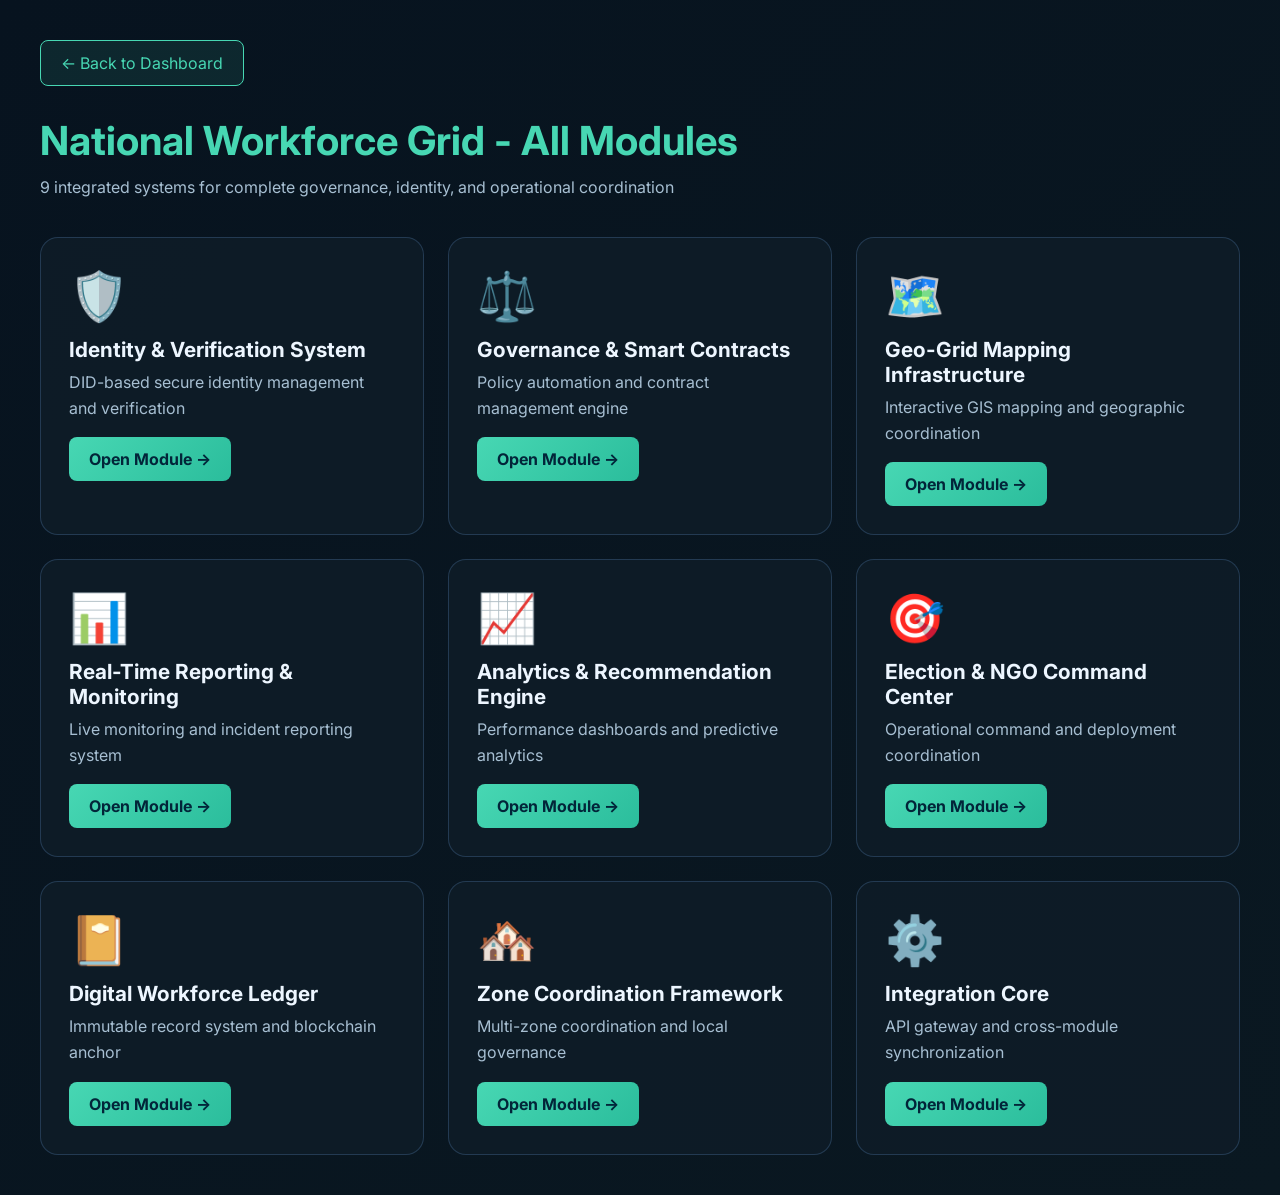
<file: app/pages/modules/index.html>
<!DOCTYPE html>
<html lang="en">
<head>
  <meta charset="UTF-8" />
  <meta name="viewport" content="width=device-width, initial-scale=1.0" />
  <title>All Modules | National Workforce Grid</title>
  <link rel="preconnect" href="https://fonts.googleapis.com" />
  <link rel="preconnect" href="https://fonts.gstatic.com" crossorigin />
  <link href="https://fonts.googleapis.com/css2?family=Inter:wght@400;500;600;700;800&family=Noto+Sans+Bengali:wght@400;500;600;700;800&display=swap" rel="stylesheet" />
  <style>
    * { margin: 0; padding: 0; box-sizing: border-box; }
    body { font-family: "Inter", "Noto Sans Bengali", sans-serif; background: linear-gradient(135deg, #07131f 0%, #0a1821 100%); color: #edf6ff; padding: 40px 20px; }
    .container { max-width: 1200px; margin: 0 auto; }
    h1 { font-size: 2.5rem; margin-bottom: 12px; color: #47d7b3; }
    .subtitle { color: #a7bfd2; margin-bottom: 40px; }
    .module-grid { display: grid; grid-template-columns: repeat(3, minmax(0, 1fr)); gap: 24px; }
    .module-card { background: rgba(15,29,41,0.8); border: 1px solid rgba(121,183,255,0.2); border-radius: 18px; padding: 28px; transition: 0.3s ease; }
    .module-card:hover { border-color: rgba(71,215,179,0.5); transform: translateY(-4px); }
    .module-icon { font-size: 3rem; margin-bottom: 12px; }
    .module-card h2 { font-size: 1.3rem; margin-bottom: 8px; }
    .module-card p { color: #a7bfd2; line-height: 1.6; margin-bottom: 16px; }
    .module-link { display: inline-block; padding: 12px 20px; background: linear-gradient(135deg, #47d7b3, #2bbd9c); color: #022539; border-radius: 8px; text-decoration: none; font-weight: 700; }
    .back-link { display: inline-block; margin-bottom: 30px; padding: 12px 20px; background: rgba(71,215,179,0.1); border: 1px solid #47d7b3; color: #47d7b3; border-radius: 8px; text-decoration: none; }
    @media (max-width: 768px) {
      .module-grid { grid-template-columns: 1fr; }
      h1 { font-size: 1.8rem; }
    }
    html[lang="bn"] * { font-family: "Noto Sans Bengali", "Inter", sans-serif; }
  </style>
</head>
<body>
  <div class="container">
    <a href="/home/" class="back-link">← Back to Dashboard</a>
    <h1>National Workforce Grid - All Modules</h1>
    <p class="subtitle">9 integrated systems for complete governance, identity, and operational coordination</p>

    <div class="module-grid" id="modules-container"></div>
  </div>

  <script>
    async function loadModules() {
      const response = await fetch('/app/config/modules.json');
      const data = await response.json();
      const container = document.getElementById('modules-container');

      container.innerHTML = data.modules.map(m => `
        <div class="module-card">
          <div class="module-icon">${m.icon}</div>
          <h2>${m.name_en}</h2>
          <p>${m.description_en}</p>
          <a href="${m.path}" class="module-link">Open Module →</a>
        </div>
      `).join('');
    }

    loadModules();
  </script>
</body>
</html>
</file>
